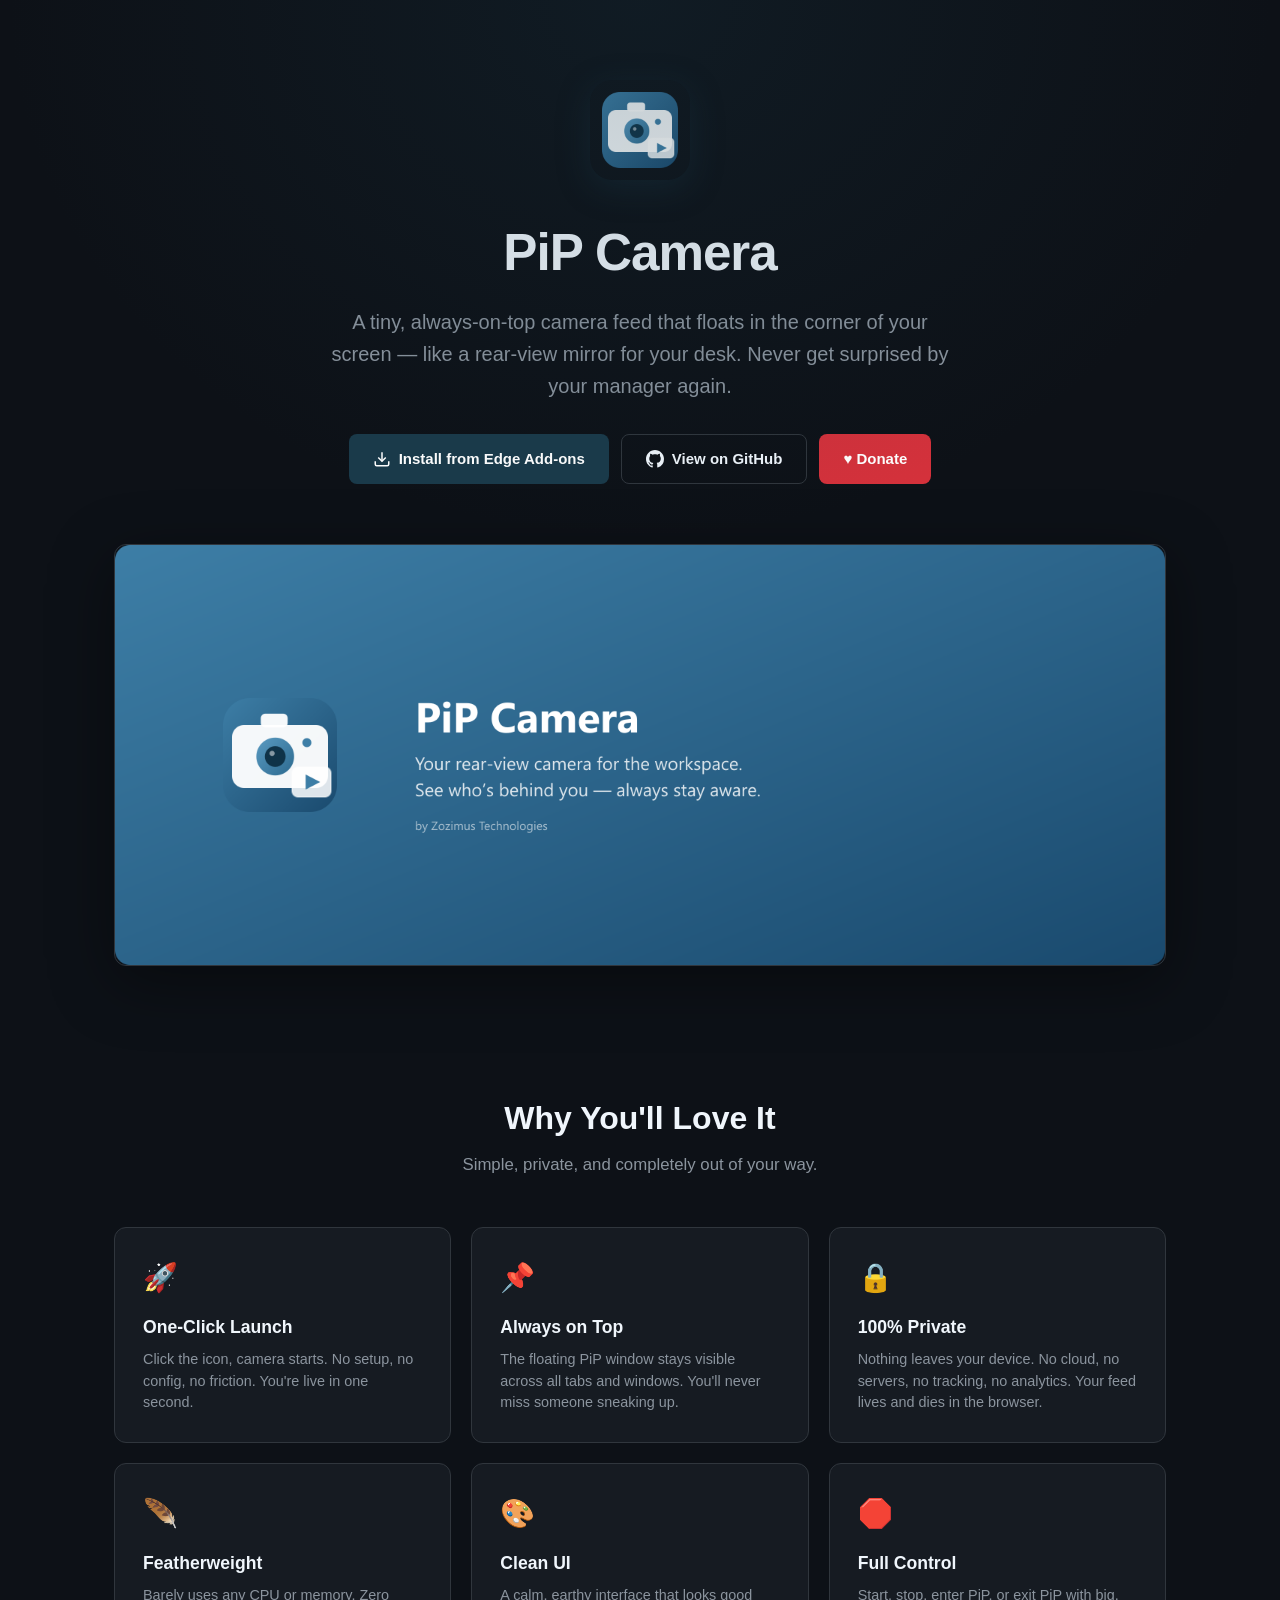
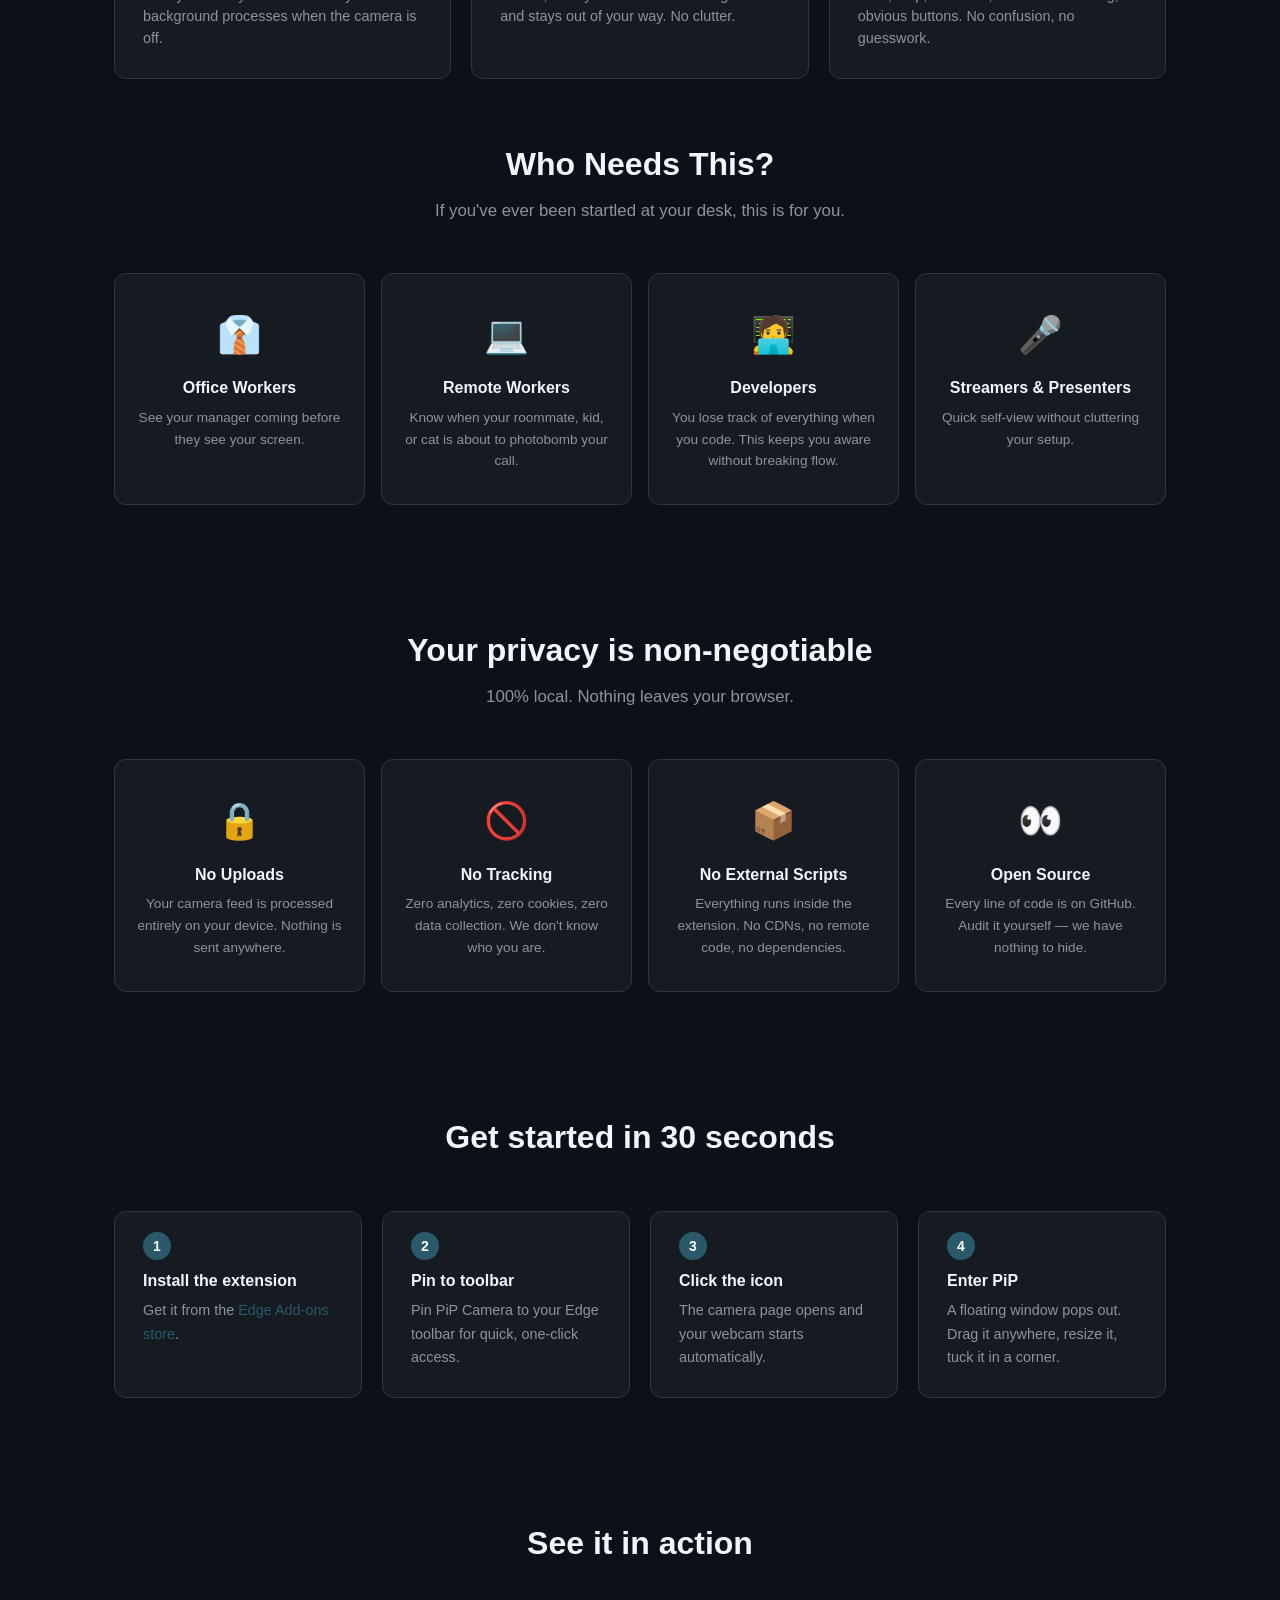
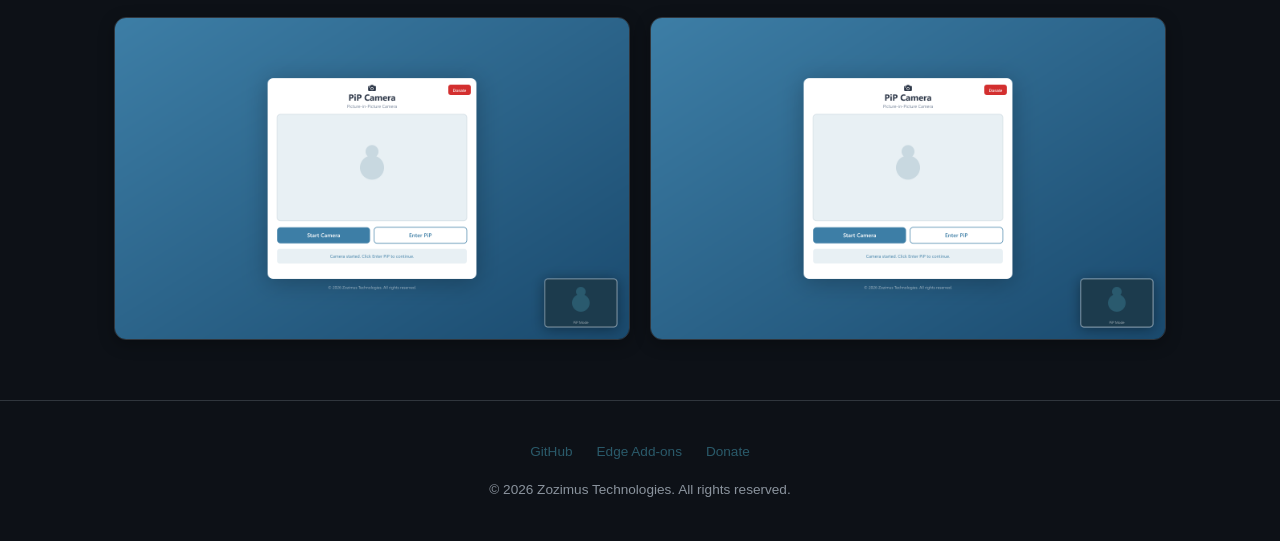
<file: docs/index.html>
<!DOCTYPE html>
<html lang="en">
<head>
  <meta charset="UTF-8">
  <meta name="viewport" content="width=device-width, initial-scale=1.0">
  <title>PiP Camera — Your Rear-View Mirror for Work</title>
  <meta name="description" content="A lightweight browser extension that opens your camera in picture-in-picture mode. Stay aware of your surroundings while you work.">
  <meta name="theme-color" content="#1a3a4a">
  <link rel="icon" type="image/png" href="icon-48.png">
  <style>
    *, *::before, *::after { box-sizing: border-box; margin: 0; padding: 0; }

    :root {
      --bg: #0d1117;
      --bg-card: #161b22;
      --bg-elevated: #1c2129;
      --border: #30363d;
      --text: #c9d1d9;
      --text-muted: #8b949e;
      --text-bright: #f0f6fc;
      --accent: #1a3a4a;
      --accent-light: #2a5a6a;
      --accent-glow: rgba(26, 58, 74, 0.15);
      --donate: #d4313b;
      --radius: 12px;
    }

    body {
      font-family: -apple-system, BlinkMacSystemFont, "Segoe UI", Roboto, Helvetica, Arial, sans-serif;
      background: var(--bg);
      color: var(--text);
      line-height: 1.6;
      overflow-x: hidden;
    }

    a { color: var(--accent-light); text-decoration: none; }
    a:hover { text-decoration: underline; }

    /* ── Hero ── */
    .hero {
      position: relative;
      padding: 80px 24px 60px;
      text-align: center;
      overflow: hidden;
    }

    .hero::before {
      content: '';
      position: absolute;
      inset: 0;
      background: radial-gradient(ellipse at 50% 0%, rgba(26,58,74,0.25) 0%, transparent 70%);
      pointer-events: none;
    }

    .hero-logo {
      width: 100px;
      height: 100px;
      border-radius: 22px;
      margin-bottom: 24px;
      box-shadow: 0 8px 32px rgba(26,58,74,0.35);
    }

    .hero h1 {
      font-size: clamp(2rem, 5vw, 3.2rem);
      font-weight: 700;
      color: var(--text-bright);
      margin-bottom: 12px;
      letter-spacing: -0.02em;
    }

    .hero .tagline {
      font-size: clamp(1rem, 2.5vw, 1.25rem);
      color: var(--text-muted);
      max-width: 640px;
      margin: 0 auto 32px;
    }

    .hero-buttons {
      display: flex;
      gap: 12px;
      justify-content: center;
      flex-wrap: wrap;
    }

    .btn {
      display: inline-flex;
      align-items: center;
      gap: 8px;
      padding: 12px 24px;
      font-size: 15px;
      font-weight: 600;
      font-family: inherit;
      border: none;
      border-radius: 8px;
      cursor: pointer;
      transition: background 0.2s, transform 0.1s;
      text-decoration: none;
    }

    .btn:hover { text-decoration: none; transform: translateY(-1px); }

    .btn-primary {
      background: var(--accent);
      color: #fff;
    }
    .btn-primary:hover { background: var(--accent-light); }

    .btn-outline {
      background: transparent;
      color: var(--text-bright);
      border: 1px solid var(--border);
    }
    .btn-outline:hover { border-color: var(--accent-light); background: var(--accent-glow); }

    .btn-donate {
      background: var(--donate);
      color: #fff;
    }
    .btn-donate:hover { background: #e04450; }

    /* ── Banner ── */
    .banner {
      max-width: 1100px;
      margin: 0 auto 60px;
      padding: 0 24px;
    }

    .banner img {
      width: 100%;
      border-radius: var(--radius);
      border: 1px solid var(--border);
      box-shadow: 0 16px 64px rgba(0,0,0,0.4);
    }

    /* ── Sections ── */
    .section {
      max-width: 1100px;
      margin: 0 auto;
      padding: 60px 24px;
    }

    .section-header {
      text-align: center;
      margin-bottom: 48px;
    }

    .section-header h2 {
      font-size: clamp(1.5rem, 3vw, 2rem);
      color: var(--text-bright);
      margin-bottom: 8px;
    }

    .section-header p {
      color: var(--text-muted);
      font-size: 1.05rem;
    }

    /* ── Feature Grid ── */
    .features {
      display: grid;
      grid-template-columns: repeat(auto-fit, minmax(300px, 1fr));
      gap: 20px;
    }

    .feature-card {
      padding: 28px;
      background: var(--bg-card);
      border: 1px solid var(--border);
      border-radius: var(--radius);
      transition: border-color 0.2s, box-shadow 0.2s;
    }

    .feature-card:hover {
      border-color: var(--accent-light);
      box-shadow: 0 0 0 1px var(--accent-light), 0 8px 24px rgba(26,58,74,0.12);
    }

    .feature-icon {
      font-size: 28px;
      margin-bottom: 12px;
      display: block;
    }

    .feature-card h3 {
      font-size: 1.1rem;
      color: var(--text-bright);
      margin-bottom: 8px;
    }

    .feature-card p {
      font-size: 0.9rem;
      color: var(--text-muted);
      line-height: 1.5;
    }

    /* ── Audience Grid ── */
    .audience-grid {
      display: grid;
      grid-template-columns: repeat(auto-fit, minmax(220px, 1fr));
      gap: 16px;
    }

    .audience-card {
      text-align: center;
      padding: 32px 20px;
      background: var(--bg-card);
      border: 1px solid var(--border);
      border-radius: var(--radius);
      transition: border-color 0.2s;
    }

    .audience-card:hover { border-color: var(--accent-light); }

    .audience-card .icon {
      font-size: 36px;
      display: block;
      margin-bottom: 12px;
    }

    .audience-card h3 {
      font-size: 1rem;
      color: var(--text-bright);
      margin-bottom: 6px;
    }

    .audience-card p {
      font-size: 0.85rem;
      color: var(--text-muted);
    }

    /* ── Privacy Grid ── */
    .privacy-grid {
      display: grid;
      grid-template-columns: repeat(auto-fit, minmax(220px, 1fr));
      gap: 16px;
    }

    .privacy-card {
      text-align: center;
      padding: 32px 20px;
      background: var(--bg-card);
      border: 1px solid var(--border);
      border-radius: var(--radius);
    }

    .privacy-card .icon {
      font-size: 36px;
      display: block;
      margin-bottom: 12px;
    }

    .privacy-card h3 {
      font-size: 1rem;
      color: var(--text-bright);
      margin-bottom: 6px;
    }

    .privacy-card p {
      font-size: 0.85rem;
      color: var(--text-muted);
    }

    /* ── Steps ── */
    .steps {
      display: grid;
      grid-template-columns: repeat(auto-fit, minmax(240px, 1fr));
      gap: 20px;
      counter-reset: step;
    }

    .step {
      position: relative;
      padding: 28px;
      padding-top: 56px;
      background: var(--bg-card);
      border: 1px solid var(--border);
      border-radius: var(--radius);
    }

    .step::before {
      counter-increment: step;
      content: counter(step);
      position: absolute;
      top: 20px;
      left: 28px;
      width: 28px;
      height: 28px;
      background: var(--accent-light);
      color: #fff;
      font-weight: 700;
      font-size: 14px;
      border-radius: 50%;
      display: flex;
      align-items: center;
      justify-content: center;
    }

    .step h3 {
      font-size: 1rem;
      color: var(--text-bright);
      margin-bottom: 6px;
    }

    .step p {
      font-size: 0.9rem;
      color: var(--text-muted);
    }

    /* ── Screenshots ── */
    .screenshots {
      display: grid;
      grid-template-columns: repeat(auto-fit, minmax(300px, 1fr));
      gap: 20px;
    }

    .screenshots img {
      width: 100%;
      border-radius: var(--radius);
      border: 1px solid var(--border);
      box-shadow: 0 4px 16px rgba(0,0,0,0.3);
    }

    /* ── Footer ── */
    .site-footer {
      text-align: center;
      padding: 40px 24px;
      border-top: 1px solid var(--border);
      color: var(--text-muted);
      font-size: 0.85rem;
    }

    .site-footer .links {
      display: flex;
      justify-content: center;
      gap: 24px;
      margin-bottom: 16px;
      flex-wrap: wrap;
    }

    /* ── Responsive ── */
    @media (max-width: 640px) {
      .hero { padding: 48px 16px 40px; }
      .section { padding: 40px 16px; }
      .features, .audience-grid, .privacy-grid, .steps, .screenshots {
        grid-template-columns: 1fr;
      }
    }
  </style>
</head>
<body>

  <!-- Hero -->
  <section class="hero">
    <img src="extensionlogo.png" alt="PiP Camera logo" class="hero-logo">
    <h1>PiP Camera</h1>
    <p class="tagline">A tiny, always-on-top camera feed that floats in the corner of your screen — like a rear-view mirror for your desk. Never get surprised by your manager again.</p>
    <div class="hero-buttons">
      <a href="https://microsoftedge.microsoft.com/addons/search?developer=Zozimus%20Technologies" class="btn btn-primary" target="_blank" rel="noopener">
        <svg viewBox="0 0 24 24" width="18" height="18" fill="none" stroke="currentColor" stroke-width="2"><path d="M21 15v4a2 2 0 01-2 2H5a2 2 0 01-2-2v-4"/><polyline points="7 10 12 15 17 10"/><line x1="12" y1="15" x2="12" y2="3"/></svg>
        Install from Edge Add-ons
      </a>
      <a href="https://github.com/zozimustechnologies/pipcamera" class="btn btn-outline" target="_blank" rel="noopener">
        <svg viewBox="0 0 16 16" width="18" height="18" fill="currentColor"><path d="M8 0C3.58 0 0 3.58 0 8c0 3.54 2.29 6.53 5.47 7.59.4.07.55-.17.55-.38 0-.19-.01-.82-.01-1.49-2.01.37-2.53-.49-2.69-.94-.09-.23-.48-.94-.82-1.13-.28-.15-.68-.52-.01-.53.63-.01 1.08.58 1.23.82.72 1.21 1.87.87 2.33.66.07-.52.28-.87.51-1.07-1.78-.2-3.64-.89-3.64-3.95 0-.87.31-1.59.82-2.15-.08-.2-.36-1.02.08-2.12 0 0 .67-.21 2.2.82.64-.18 1.32-.27 2-.27.68 0 1.36.09 2 .27 1.53-1.04 2.2-.82 2.2-.82.44 1.1.16 1.92.08 2.12.51.56.82 1.27.82 2.15 0 3.07-1.87 3.75-3.65 3.95.29.25.54.73.54 1.48 0 1.07-.01 1.93-.01 2.2 0 .21.15.46.55.38A8.013 8.013 0 0016 8c0-4.42-3.58-8-8-8z"/></svg>
        View on GitHub
      </a>
      <a href="https://wise.com/pay/business/sandeepchadda?utm_source=open_link" class="btn btn-donate" target="_blank" rel="noopener">
        &#9829; Donate
      </a>
    </div>
  </section>

  <!-- Banner -->
  <div class="banner">
    <img src="largepromotionaltile.png" alt="PiP Camera promotional banner">
  </div>

  <!-- Features -->
  <section class="section">
    <div class="section-header">
      <h2>Why You'll Love It</h2>
      <p>Simple, private, and completely out of your way.</p>
    </div>
    <div class="features">
      <div class="feature-card">
        <span class="feature-icon">&#128640;</span>
        <h3>One-Click Launch</h3>
        <p>Click the icon, camera starts. No setup, no config, no friction. You're live in one second.</p>
      </div>
      <div class="feature-card">
        <span class="feature-icon">&#128204;</span>
        <h3>Always on Top</h3>
        <p>The floating PiP window stays visible across all tabs and windows. You'll never miss someone sneaking up.</p>
      </div>
      <div class="feature-card">
        <span class="feature-icon">&#128274;</span>
        <h3>100% Private</h3>
        <p>Nothing leaves your device. No cloud, no servers, no tracking, no analytics. Your feed lives and dies in the browser.</p>
      </div>
      <div class="feature-card">
        <span class="feature-icon">&#129718;</span>
        <h3>Featherweight</h3>
        <p>Barely uses any CPU or memory. Zero background processes when the camera is off.</p>
      </div>
      <div class="feature-card">
        <span class="feature-icon">&#127912;</span>
        <h3>Clean UI</h3>
        <p>A calm, earthy interface that looks good and stays out of your way. No clutter.</p>
      </div>
      <div class="feature-card">
        <span class="feature-icon">&#128721;</span>
        <h3>Full Control</h3>
        <p>Start, stop, enter PiP, or exit PiP with big, obvious buttons. No confusion, no guesswork.</p>
      </div>
    </div>
  </section>

  <!-- Who needs this -->
  <section class="section" style="padding-top: 0;">
    <div class="section-header">
      <h2>Who Needs This?</h2>
      <p>If you've ever been startled at your desk, this is for you.</p>
    </div>
    <div class="audience-grid">
      <div class="audience-card">
        <span class="icon">&#128084;</span>
        <h3>Office Workers</h3>
        <p>See your manager coming before they see your screen.</p>
      </div>
      <div class="audience-card">
        <span class="icon">&#128187;</span>
        <h3>Remote Workers</h3>
        <p>Know when your roommate, kid, or cat is about to photobomb your call.</p>
      </div>
      <div class="audience-card">
        <span class="icon">&#129489;&#8205;&#128187;</span>
        <h3>Developers</h3>
        <p>You lose track of everything when you code. This keeps you aware without breaking flow.</p>
      </div>
      <div class="audience-card">
        <span class="icon">&#127908;</span>
        <h3>Streamers &amp; Presenters</h3>
        <p>Quick self-view without cluttering your setup.</p>
      </div>
    </div>
  </section>

  <!-- Privacy -->
  <section class="section">
    <div class="section-header">
      <h2>Your privacy is non-negotiable</h2>
      <p>100% local. Nothing leaves your browser.</p>
    </div>
    <div class="privacy-grid">
      <div class="privacy-card">
        <span class="icon">&#128274;</span>
        <h3>No Uploads</h3>
        <p>Your camera feed is processed entirely on your device. Nothing is sent anywhere.</p>
      </div>
      <div class="privacy-card">
        <span class="icon">&#128683;</span>
        <h3>No Tracking</h3>
        <p>Zero analytics, zero cookies, zero data collection. We don't know who you are.</p>
      </div>
      <div class="privacy-card">
        <span class="icon">&#128230;</span>
        <h3>No External Scripts</h3>
        <p>Everything runs inside the extension. No CDNs, no remote code, no dependencies.</p>
      </div>
      <div class="privacy-card">
        <span class="icon">&#128064;</span>
        <h3>Open Source</h3>
        <p>Every line of code is on GitHub. Audit it yourself — we have nothing to hide.</p>
      </div>
    </div>
  </section>

  <!-- How it works -->
  <section class="section">
    <div class="section-header">
      <h2>Get started in 30 seconds</h2>
    </div>
    <div class="steps">
      <div class="step">
        <h3>Install the extension</h3>
        <p>Get it from the <a href="https://microsoftedge.microsoft.com/addons/search?developer=Zozimus%20Technologies" target="_blank" rel="noopener">Edge Add-ons store</a>.</p>
      </div>
      <div class="step">
        <h3>Pin to toolbar</h3>
        <p>Pin PiP Camera to your Edge toolbar for quick, one-click access.</p>
      </div>
      <div class="step">
        <h3>Click the icon</h3>
        <p>The camera page opens and your webcam starts automatically.</p>
      </div>
      <div class="step">
        <h3>Enter PiP</h3>
        <p>A floating window pops out. Drag it anywhere, resize it, tuck it in a corner.</p>
      </div>
    </div>
  </section>

  <!-- Screenshots -->
  <section class="section">
    <div class="section-header">
      <h2>See it in action</h2>
    </div>
    <div class="screenshots">
      <img src="screenshot-1280x800.png" alt="PiP Camera in browser" loading="lazy">
      <img src="screenshot-640x400.png" alt="PiP Camera compact view" loading="lazy">
    </div>
  </section>

  <!-- Footer -->
  <footer class="site-footer">
    <div class="links">
      <a href="https://github.com/zozimustechnologies/pipcamera" target="_blank" rel="noopener">GitHub</a>
      <a href="https://microsoftedge.microsoft.com/addons/search?developer=Zozimus%20Technologies" target="_blank" rel="noopener">Edge Add-ons</a>
      <a href="https://wise.com/pay/business/sandeepchadda?utm_source=open_link" target="_blank" rel="noopener">Donate</a>
    </div>
    <p>&copy; 2026 Zozimus Technologies. All rights reserved.</p>
  </footer>

</body>
</html>
</file>
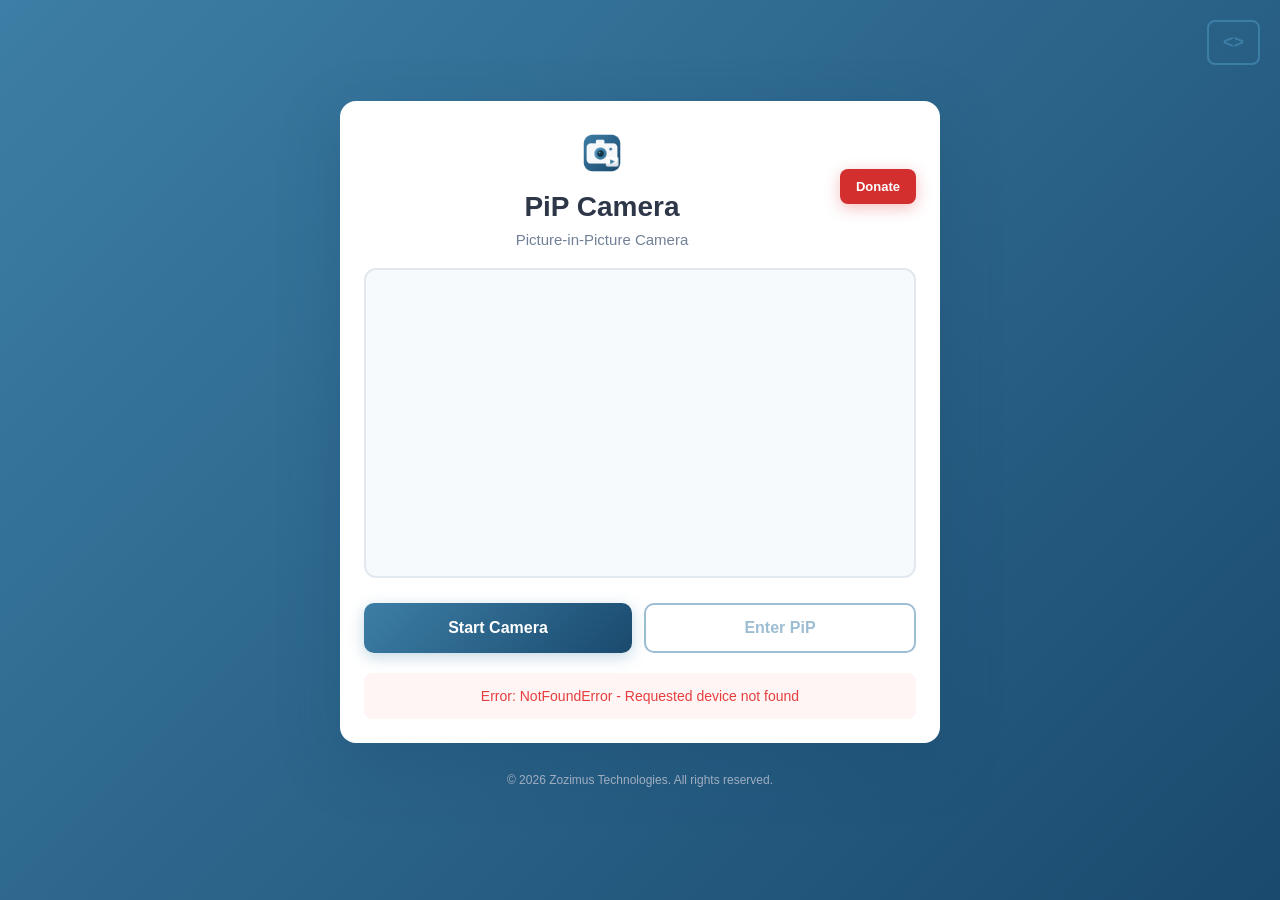
<file: camera.html>
<!DOCTYPE html>
<html lang="en">
<head>
  <meta charset="utf-8">
  <meta name="viewport" content="width=device-width, initial-scale=1">
  <title>PiP Camera</title>
  <link rel="stylesheet" href="style.css">
</head>
<body>
  <a href="https://github.com/zozimustechnologies" class="github-btn" target="_blank" title="View on GitHub">&lt;&gt;</a>
  <div class="container">
    <div class="header">
      <div class="header-content">
        <div class="header-icon"><img src="icons/icon-128.png" alt="PiP Camera" width="48" height="48"></div>
        <h1>PiP Camera</h1>
        <p class="subtitle">Picture-in-Picture Camera</p>
      </div>
      <a href="https://wise.com/pay/business/sandeepchadda?utm_source=open_link" class="donate-btn" target="_blank">Donate</a>
    </div>
    
    <div class="video-container">
      <video id="video" autoplay></video>
    </div>
    
    <div class="controls">
      <button id="startBtn">Start Camera</button>
      <button id="pipBtn" disabled>Enter PiP</button>
    </div>
    
    <div class="status">
      <p id="status">Click Start Camera to begin</p>
    </div>
  </div>
  
  <div class="footer">
    <p class="copyright">© 2026 <a href="https://github.com/zozimustechnologies" target="_blank" class="zozimus-link">Zozimus Technologies</a>. All rights reserved.</p>
  </div>

  <script src="camera.js"></script>
</body>
</html>
</file>
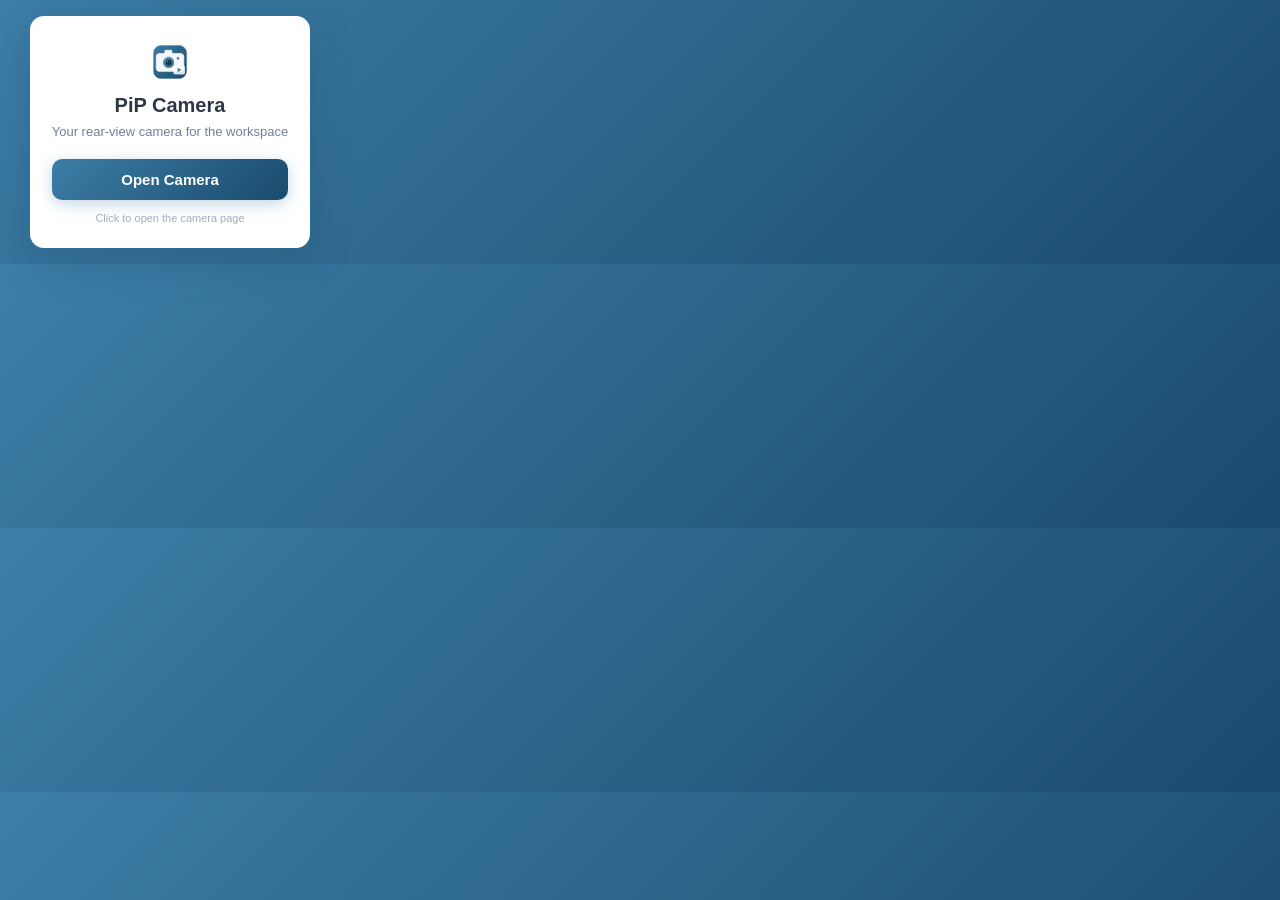
<file: popup.html>
<!DOCTYPE html>
<html lang="en">
<head>
  <meta charset="utf-8">
  <meta name="viewport" content="width=device-width, initial-scale=1">
  <title>PiP Camera</title>
  <style>
    * {
      margin: 0;
      padding: 0;
      box-sizing: border-box;
    }
    
    body {
      width: 340px;
      font-family: -apple-system, BlinkMacSystemFont, 'Segoe UI', 'Roboto', sans-serif;
      background: linear-gradient(135deg, #3d7ea6 0%, #1a4a6e 100%);
      overflow: hidden;
      display: flex;
      align-items: center;
      justify-content: center;
      padding: 16px;
    }
    
    .container {
      background: white;
      border-radius: 14px;
      padding: 24px 22px;
      text-align: center;
      box-shadow: 0 10px 40px rgba(26, 74, 110, 0.3);
    }
    
    .icon {
      margin-bottom: 10px;
      line-height: 0;
    }
    
    h1 {
      color: #2d3748;
      font-size: 20px;
      margin-bottom: 6px;
      font-weight: 700;
    }
    
    .subtitle {
      color: #718096;
      font-size: 13px;
      margin-bottom: 18px;
      line-height: 1.4;
    }
    
    button {
      width: 100%;
      padding: 12px 18px;
      background: linear-gradient(135deg, #3d7ea6 0%, #1a4a6e 100%);
      color: white;
      border: none;
      border-radius: 10px;
      font-size: 15px;
      font-weight: 600;
      cursor: pointer;
      transition: all 0.3s ease;
      box-shadow: 0 4px 15px rgba(61, 126, 166, 0.3);
    }
    
    button:hover {
      transform: translateY(-2px);
      box-shadow: 0 6px 20px rgba(61, 126, 166, 0.4);
    }
    
    button:active {
      transform: translateY(0);
    }
    
    .footer {
      color: #a0aec0;
      font-size: 11px;
      margin-top: 12px;
    }
  </style>
</head>
<body>
  <div class="container">
    <div class="icon"><img src="icons/icon-128.png" alt="PiP Camera" width="44" height="44"></div>
    <h1>PiP Camera</h1>
    <p class="subtitle">Your rear-view camera for the workspace</p>
    <button id="pipBtn">Open Camera</button>
    <div class="footer">Click to open the camera page</div>
  </div>
  <script src="popup.js"></script>
</body>
</html>
</file>
<file: style.css>
* {
  margin: 0;
  padding: 0;
  box-sizing: border-box;
}

body {
  font-family: -apple-system, BlinkMacSystemFont, 'Segoe UI', 'Roboto', sans-serif;
  background: linear-gradient(135deg, #3d7ea6 0%, #1a4a6e 100%);
  min-height: 100vh;
  overflow-y: auto;
  display: flex;
  flex-direction: column;
  align-items: center;
  justify-content: center;
  padding: 20px;
}

.container {
  background: white;
  border-radius: 16px;
  padding: 24px;
  box-shadow: 0 20px 60px rgba(26, 74, 110, 0.3);
  max-width: 600px;
  width: 100%;
}

.header {
  display: flex;
  justify-content: space-between;
  align-items: center;
  margin-bottom: 20px;
}

.header-content {
  flex: 1;
  text-align: center;
}

.header-icon {
  width: 56px;
  height: 56px;
  background: transparent;
  border-radius: 12px;
  display: flex;
  align-items: center;
  justify-content: center;
  margin: 0 auto 10px;
}

h1 {
  color: #2d3748;
  font-size: 28px;
  margin-bottom: 8px;
  font-weight: 700;
}

.subtitle {
  color: #718096;
  font-size: 15px;
}

.video-container {
  position: relative;
  margin: 20px 0;
  overflow: hidden;
  border-radius: 12px;
  background: #f7fafc;
  aspect-ratio: 16 / 9;
  display: flex;
  align-items: center;
  justify-content: center;
  border: 2px solid #e2e8f0;
}

video {
  width: 100%;
  height: 100%;
  object-fit: cover;
}

.controls {
  display: flex;
  gap: 12px;
  margin-top: 25px;
}

button {
  flex: 1;
  padding: 14px 20px;
  border: none;
  border-radius: 10px;
  font-size: 16px;
  font-weight: 600;
  cursor: pointer;
  transition: all 0.3s ease;
  position: relative;
  overflow: hidden;
}

#startBtn {
  background: linear-gradient(135deg, #3d7ea6 0%, #1a4a6e 100%);
  color: white;
  box-shadow: 0 4px 15px rgba(61, 126, 166, 0.3);
}

#startBtn:hover:not(:disabled) {
  transform: translateY(-2px);
  box-shadow: 0 6px 20px rgba(61, 126, 166, 0.4);
}

#pipBtn {
  background: white;
  color: #3d7ea6;
  border: 2px solid #3d7ea6;
}

#pipBtn:hover:not(:disabled) {
  background: #f7fafc;
  transform: translateY(-2px);
}

button:disabled {
  opacity: 0.5;
  cursor: not-allowed;
}

button:active:not(:disabled) {
  transform: translateY(0);
}

.status {
  width: 100%;
  margin: 20px 0 0 0;
  padding: 15px;
  background: #e8f1f4;
  border-radius: 8px;
  text-align: center;
}

#status {
  color: #3d7ea6;
  font-size: 14px;
  font-weight: 500;
  margin: 0;
}

.status.error #status {
  color: #e53e3e;
}

.status.error {
  background: #fff5f5;
}

.status.success #status {
  color: #22543d;
  border-left-color: #48bb78;
}

.status.success {
  background: #f0fff4;
}

.footer {
  text-align: center;
  margin-top: 20px;
  padding-top: 10px;
}

.copyright {
  color: #a0aec0;
  font-size: 12px;
  margin-bottom: 12px;
}

.donate-btn {
  padding: 10px 16px;
  background: #D32F2F;
  color: white;
  text-decoration: none;
  border-radius: 8px;
  font-size: 13px;
  font-weight: 600;
  transition: all 0.3s ease;
  box-shadow: 0 4px 15px rgba(211, 47, 47, 0.3);
  white-space: nowrap;
  flex-shrink: 0;
}

.donate-btn:hover {
  background: #B71C1C;
  transform: translateY(-2px);
  box-shadow: 0 6px 20px rgba(211, 47, 47, 0.4);
}

.github-btn {
  position: fixed;
  top: 20px;
  right: 20px;
  padding: 10px 14px;
  background: transparent;
  color: #3d7ea6;
  text-decoration: none;
  border: 2px solid #3d7ea6;
  border-radius: 8px;
  font-size: 18px;
  font-weight: 600;
  transition: all 0.3s ease;
  white-space: nowrap;
  display: flex;
  align-items: center;
  justify-content: center;
  z-index: 1000;
}

.github-btn:hover {
  background: #3d7ea6;
  color: white;
  transform: translateY(-2px);
  box-shadow: 0 6px 20px rgba(61, 126, 166, 0.4);
}

.zozimus-link {
  color: #a0aec0;
  text-decoration: none;
}

.zozimus-link:hover {
  color: #3d7ea6;
  text-decoration: underline;
}
</file>
